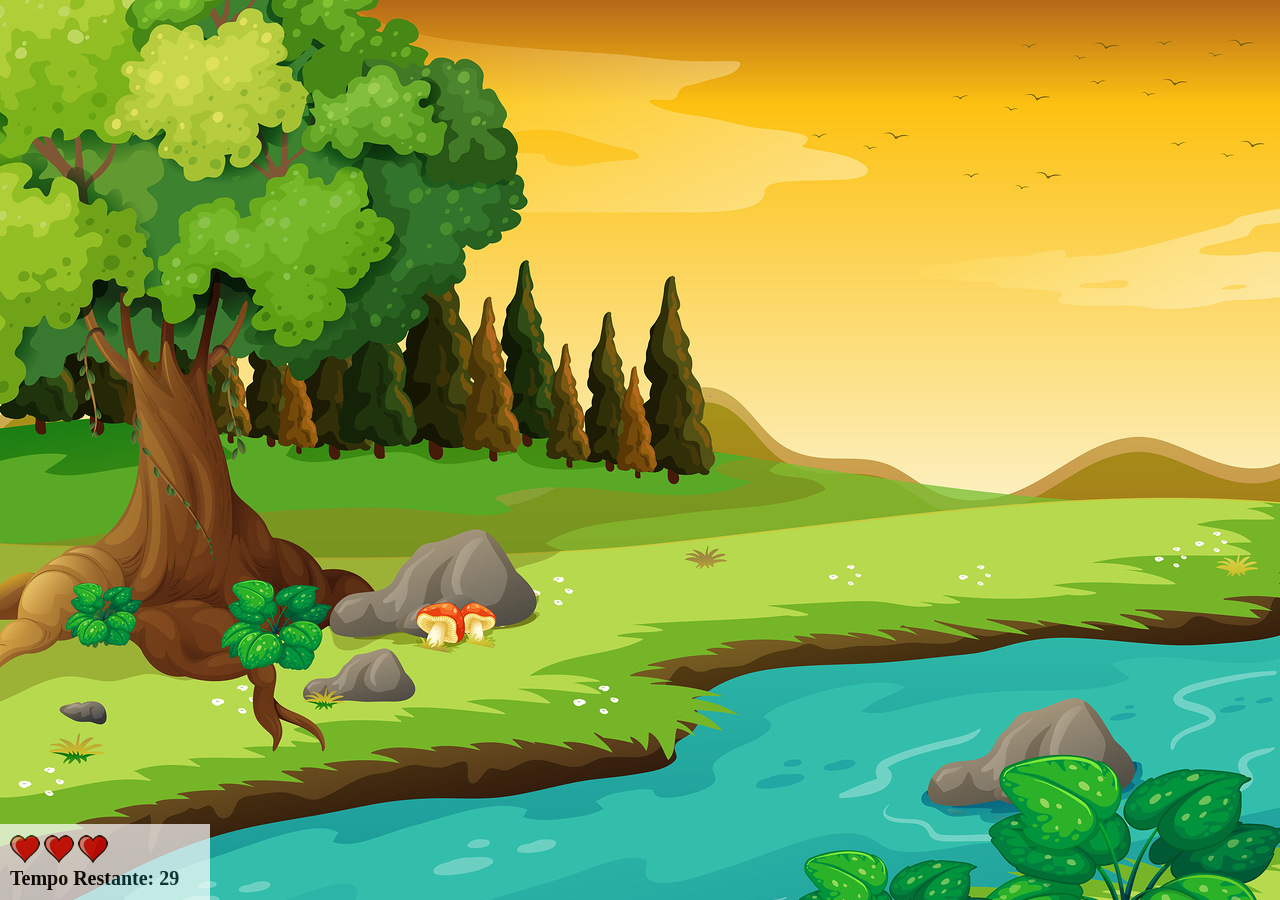
<file: index.html>
<!DOCTYPE html>
<html lang="en">
<head>
    <meta charset="UTF-8">
    <meta name="viewport" content="width=device-width, initial-scale=1.0">
    <title>Document</title>
    <script src="jogo.js"></script>
    <link rel="stylesheet" href="estilo.css">
</head>
<body onresize="AdaptarTamanho()">
    <div class="painel"> 
        <div class="vida">
            <img id="v1" src="imagens/coracao_cheio.png">
            <img id="v2" src="imagens/coracao_cheio.png">
            <img id="v3" src="imagens/coracao_cheio.png">
        </div>
        <div id="tempo" class="cronometro">Tempo Restante: <span id="cronometro"></span></div>


    </div>
    




    <script>
        document.getElementById('cronometro').innerHTML = tempo
        setInterval(function(){
            Pocisaoaleatoria()
        }, 2000)
        
    </script>
</body>
</html>
</file>
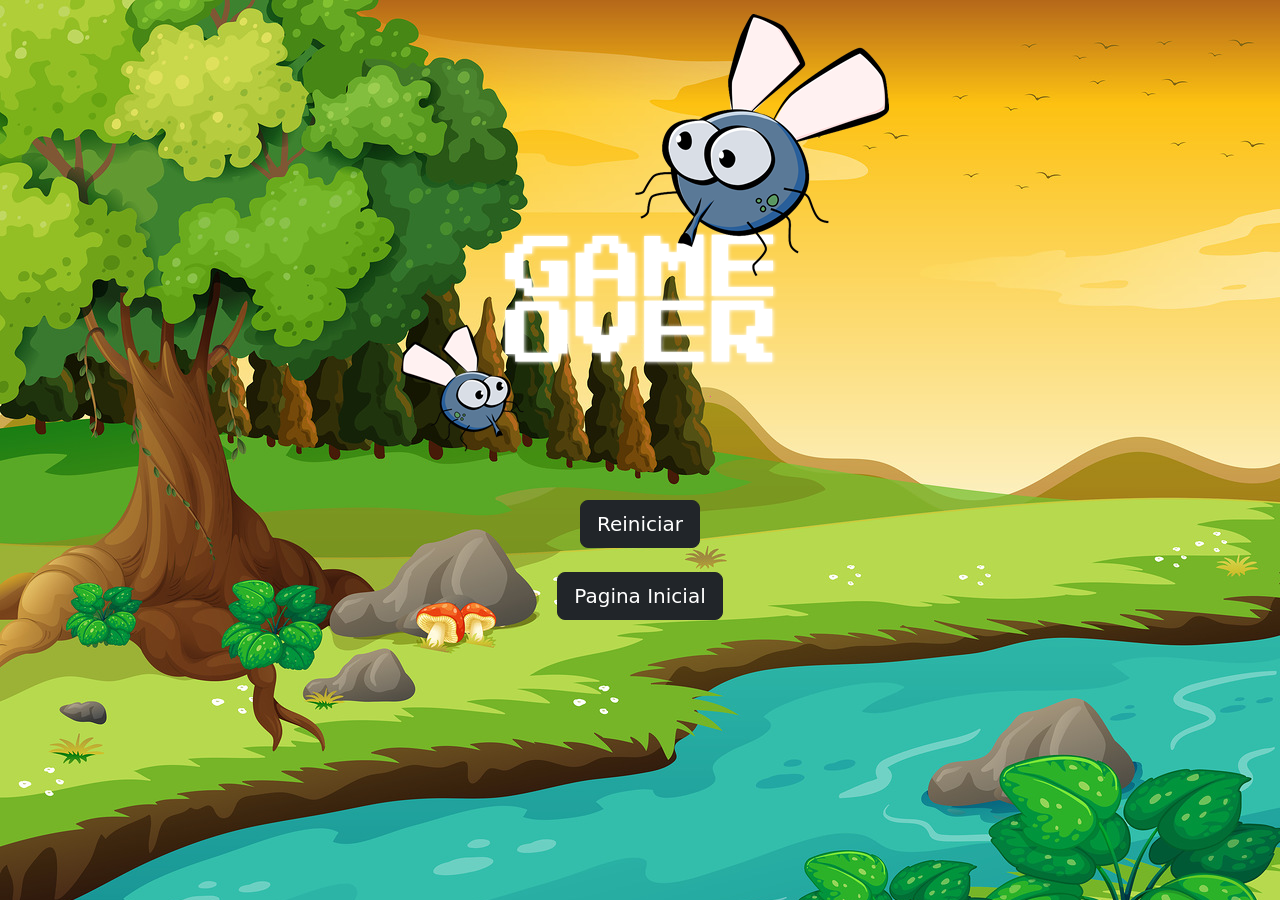
<file: fimdejogo.html>
<!DOCTYPE html>
<html lang="en">

<head>
    <meta charset="UTF-8">
    <meta name="viewport" content="width=device-width, initial-scale=1.0">
    <title>Document</title>
    <link rel="stylesheet" href="estilo2.css">
    <link rel="stylesheet" href="https://cdn.jsdelivr.net/npm/bootstrap@5.3.3/dist/css/bootstrap.min.css">
</head>

<body>
    <div class="container">
        <div class="row">
            <div class="col">
                <div class="d-flex justify-content-center">
                    <img src="imagens/game_over.png">

                </div>
            </div>
        </div>

        <div class="row">
            <div class="col">
                <div class="d-flex justify-content-center">
                    <button onclick="window.location.href='index.html'" type="button" class="btn btn-dark btn-lg">Reiniciar</button>
                    
                </div>
            </div>
        </div>
        <br>
        <div class="row"></div>
            <div class="col">
                <div class="d-flex justify-content-center">
                    <button onclick="window.location.href='inicio.html'" type="button" class="btn btn-dark btn-lg">Pagina Inicial</button>
                    
                </div>
                
            </div>
        </div>
    </div>
</body>

</html>
</file>
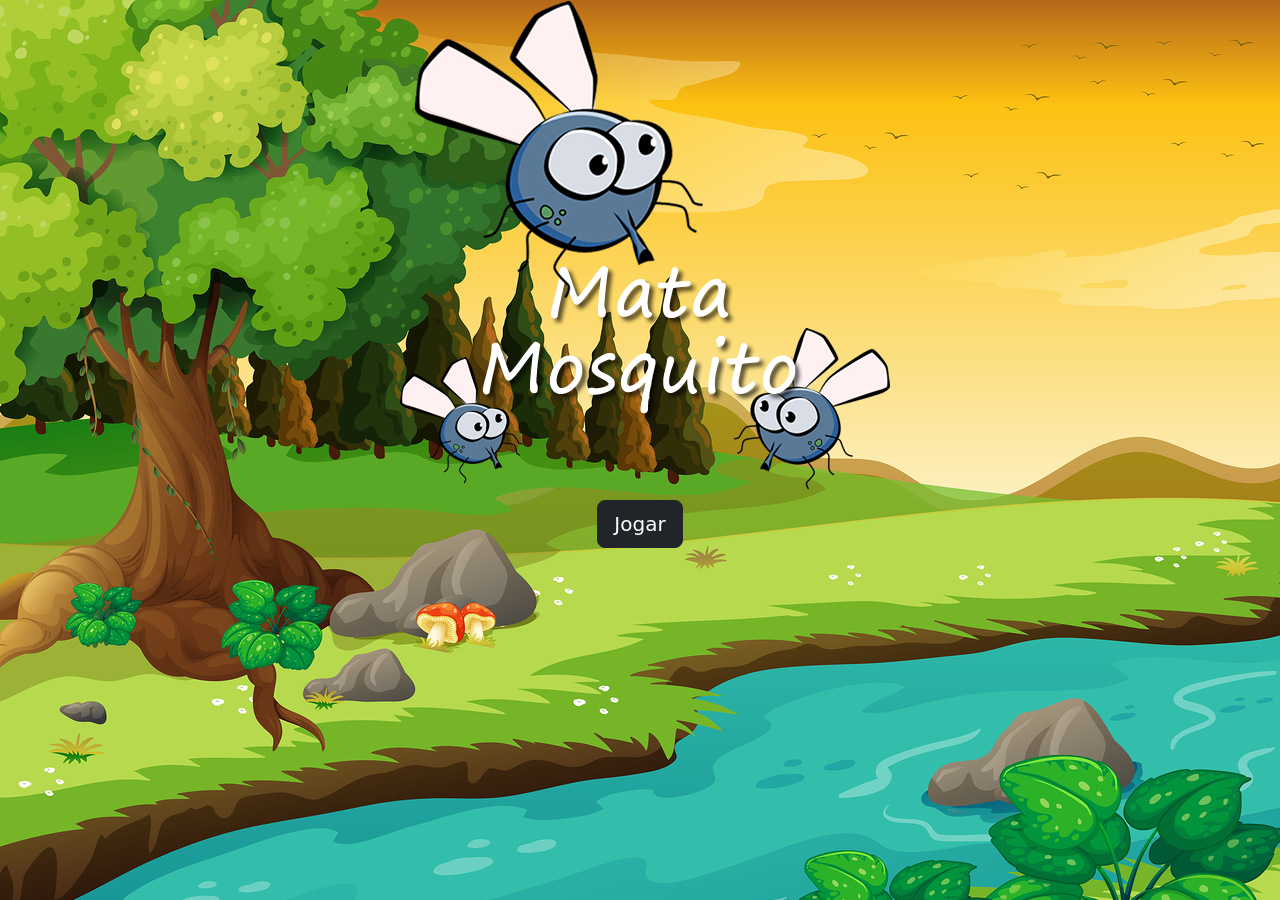
<file: inicio.html>
<!DOCTYPE html>
<html lang="en">

<head>
    <meta charset="UTF-8">
    <meta name="viewport" content="width=device-width, initial-scale=1.0">
    <title>Document</title>
    <link rel="stylesheet" href="estilo2.css">
    <link rel="stylesheet" href="https://cdn.jsdelivr.net/npm/bootstrap@5.3.3/dist/css/bootstrap.min.css">
</head>

<body>
    <div class="container">
        <div class="row">
            <div class="col">
                <div class="d-flex justify-content-center">
                    <img src="imagens/game.png">

                </div>
            </div>
        </div>

        <div class="row">
            <div class="col">
                <div class="d-flex justify-content-center">
                    <button onclick="window.location.href='index.html'" type="button" class="btn btn-dark btn-lg">Jogar</button>

                </div>
            </div>
        </div>
        <br>
        
    </div>
</body>

</html>
</file>
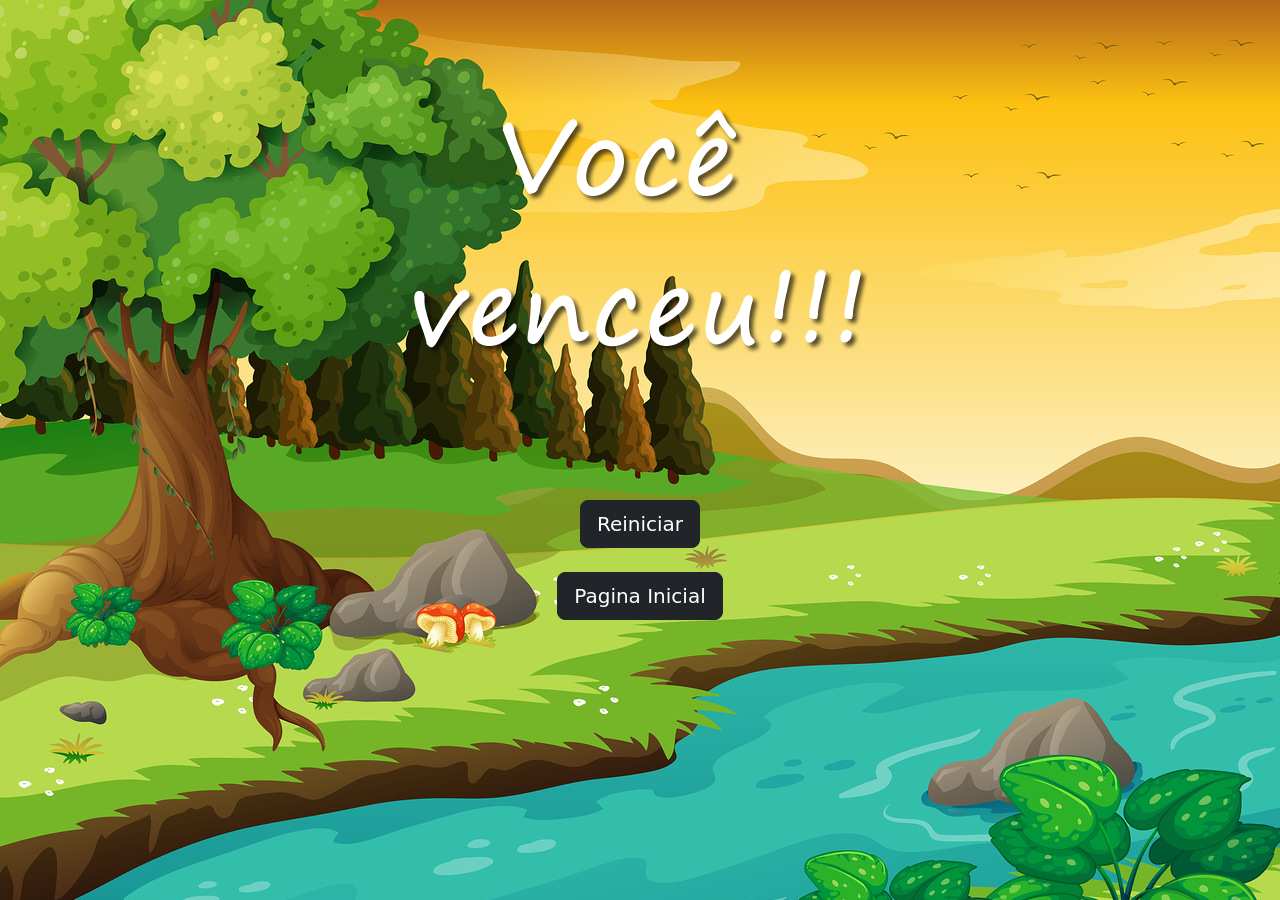
<file: Vitoria.html>
<!DOCTYPE html>
<html lang="en">

<head>
    <meta charset="UTF-8">
    <meta name="viewport" content="width=device-width, initial-scale=1.0">
    <title>Document</title>
    <link rel="stylesheet" href="estilo2.css">
    <link rel="stylesheet" href="https://cdn.jsdelivr.net/npm/bootstrap@5.3.3/dist/css/bootstrap.min.css">
</head>

<body>
    <div class="container">
        <div class="row">
            <div class="col">
                <div class="d-flex justify-content-center">
                    <img src="imagens/vitoria.png">

                </div>
            </div>
        </div>

        <div class="row">
            <div class="col">
                <div class="d-flex justify-content-center">
                    <button onclick="window.location.href='index.html'" type="button" class="btn btn-dark btn-lg">Reiniciar</button>
                    
                </div>
            </div>
        </div>
        <br>
        <div class="row"></div>
            <div class="col">
                <div class="d-flex justify-content-center">
                    <button onclick="window.location.href='inicio.html'" type="button" class="btn btn-dark btn-lg">Pagina Inicial</button>
                    
                </div>
                
            </div>
        </div>
    </div>
</body>

</html>
</file>
<file: estilo.css>
.mosquito1 {
    width: 50px;
    height: 50px;
}

.mosquito2 {
    width: 75px;
    height: 75px;
}

.mosquito3 {
    width: 100px;
    height: 100px;
}

.ladoA {
    transform: scaleX(1);
}

.ladoB {
    transform: scaleX(-1);
}

body {
    background-image: url(imagens/bg.jpg);
    background-repeat: no-repeat;
    background-size: 100%;
    cursor: url(imagens/mata_mosca.png), default;
}

.painel {
    position: absolute;
    width: 190px;
    bottom: 0px;
    padding: 10px;
    left: 0px;
    border-top: solid 1px #fff;
    background-color: #fff;
    opacity: 0.7;
}

.vida {
    float: left;
}

.cronometro {
    float: left;
    font-size: 20px;
    font-weight: bold;
}
</file>
<file: estilo2.css>
body{
    background-image: url(imagens/bg.jpg);
    background-repeat: no-repeat;
    background-size: 100%;
}
</file>
